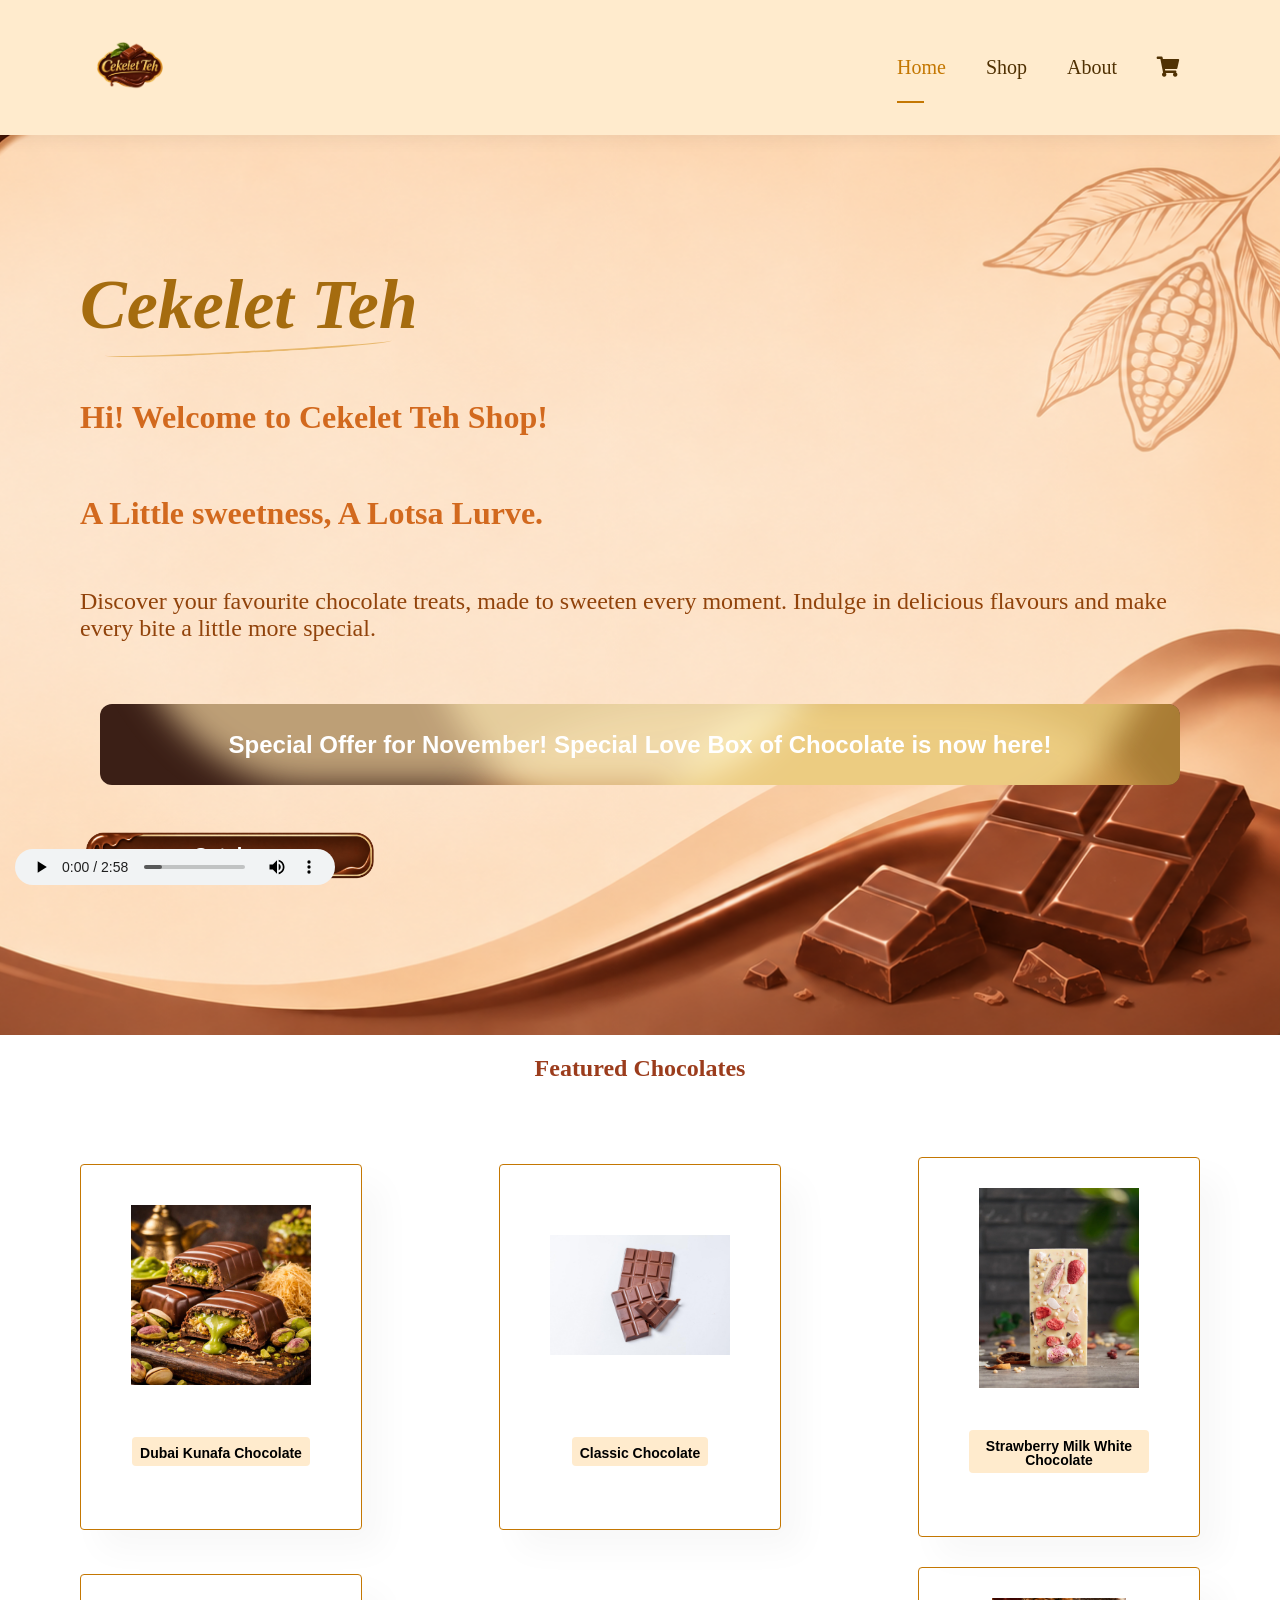
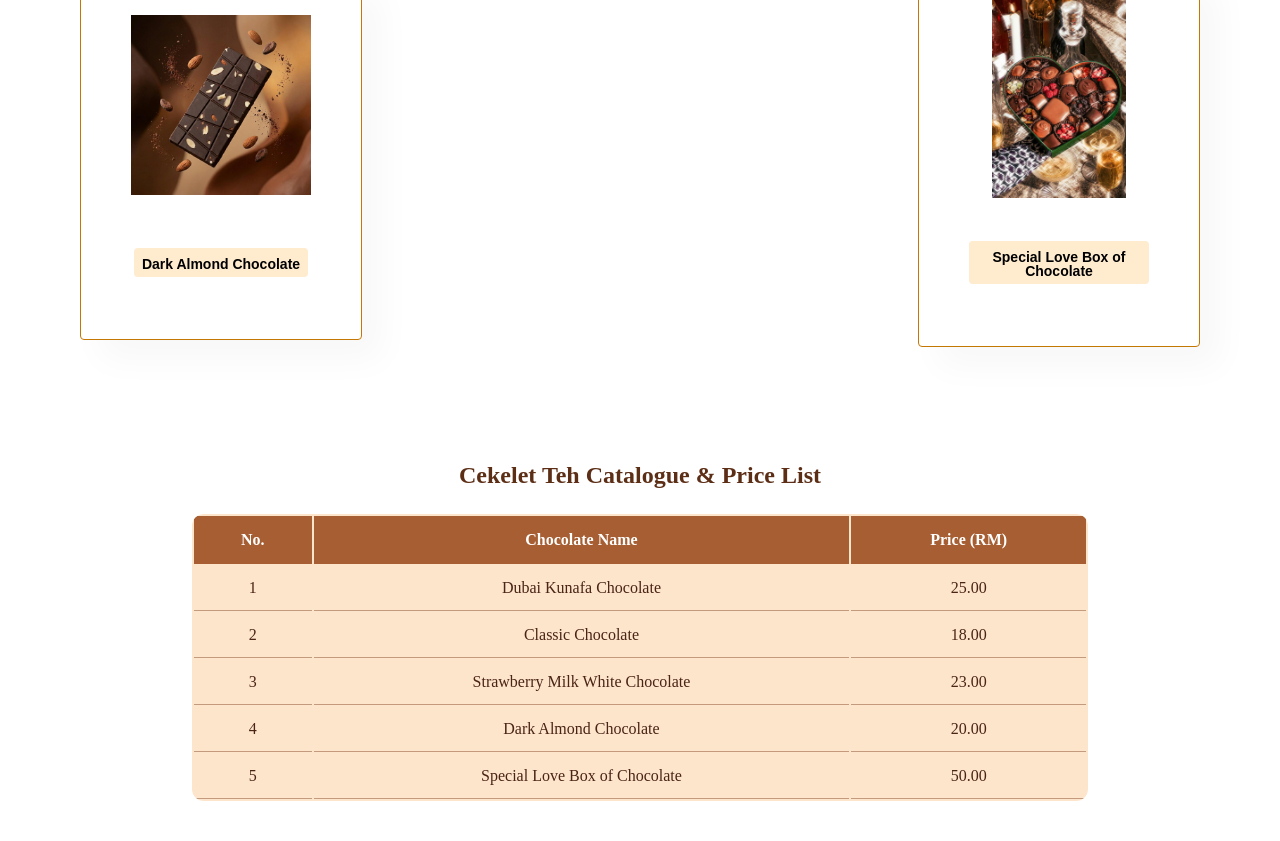
<file: Index.html>
<!DOCTYPE html>
<html lang="en">


<head>
    <meta charset="UTF-8">
    <meta http-equiv="X-UA-Compatible" content="IE-edge">
    <meta name="viewport" content="width=device-width, initial-scale=1.0">
    <title>My Chocolate Shop</title>
    <link rel="stylesheet" href="https://pro.fontawesome.com/releases/v5.10.0/css/all.css"/>
    <link rel="stylesheet" href="chocshopstyle.css">
</head>
<body>
<audio controls id="bgMusic" autoplay loop>
    <source src="audio/bgmusic.mp3" type="audio/mpeg">
</audio>

<script>
const music = document.getElementById("bgMusic");

document.addEventListener("click", function() {
    music.play();
}, { once: true });
</script>
    <section id="header">
        <a href="Index.html"><img src="img/logo.png" class ="logo" alt="Cekelet Teh"></a>

        <div>
            <ul id="navbar">
                <li><a class="active" href="Index.html"> Home </a></li>
                <li><a href="shop.html"> Shop </a></li>
                <li><a href="about.html"> About </a></li>
                <li><a href="cart.html"><i class="fa fa-shopping-cart"></i></a></li>
            </ul>
         </div>
    </section>
    <section id="hero">
        <h1 class="namabrand">Cekelet Teh</h1>
        <h2>Hi! Welcome to Cekelet Teh Shop!</h2>
        <h3>A Little sweetness, A Lotsa Lurve.</h3>
        <p class="walao">Discover your favourite chocolate treats, made to sweeten every moment. Indulge in delicious flavours and make every bite a little more special.</p><br>
        <div class="promo">
        <p class="animationpromo">Special Offer for November! 
        Special Love Box of Chocolate is now here!
        <span class="aurora">
            <span class="aurora__item"></span>
            <span class="aurora__item"></span>
            <span class="aurora__item"></span>
            <span class="aurora__item"></span>
        </span></p>
        </div>
        <a href="shop.html">
        <button>Catalog</button>
        </a>

    </section>
    <section id="tajuk">
        <div><h2>Featured Chocolates</h2></div>
    </section>
    <section id="feature" class="section-p1">
        
        <div class="fe-box">
        <img src="img/kunafa.jpeg" alt="">
        <h6>Dubai Kunafa Chocolate</h6>
        </div>
        <div class="fe-box">
        <img src="img/classic.jpeg" alt="">
        <h6>Classic Chocolate</h6>
        </div>
        <div class="fe-box">
        <img src="img/strawberry.jpeg" alt="">
        <h6>Strawberry Milk White Chocolate</h6>
        </div>
        <div class="fe-box">
        <img src="img/darkalmond.jpeg" alt="">
        <h6>Dark Almond Chocolate</h6>
        </div>
        <div class="fe-box">
        <img src="img/special choc.webp" alt="">
        <h6>Special Love Box of Chocolate</h6>
        </div>

    </section>

    <section id="price-list">
    <h2>Cekelet Teh Catalogue & Price List</h2>

    <table>
        <thead>
            <tr>
                <th>No.</th>
                <th>Chocolate Name</th>
                <th>Price (RM)</th>
            </tr>
        </thead>

        <tbody>
            <tr>
                <td>1</td>
                <td>Dubai Kunafa Chocolate</td>
                <td>25.00</td>
            </tr>

            <tr>
                <td>2</td>
                <td>Classic Chocolate</td>
                <td>18.00</td>
            </tr>

            <tr>
                <td>3</td>
                <td>Strawberry Milk White Chocolate</td>
                <td>23.00</td>
            </tr>

            <tr>
                <td>4</td>
                <td>Dark Almond Chocolate</td>
                <td>20.00</td>
            </tr>

            <tr>
                <td>5</td>
                <td>Special Love Box of Chocolate</td>
                <td>50.00</td>
            </tr>
        </tbody>
    </table>
</section>
 

    <script src="script.js"></script>
</body>
</html>
</file>
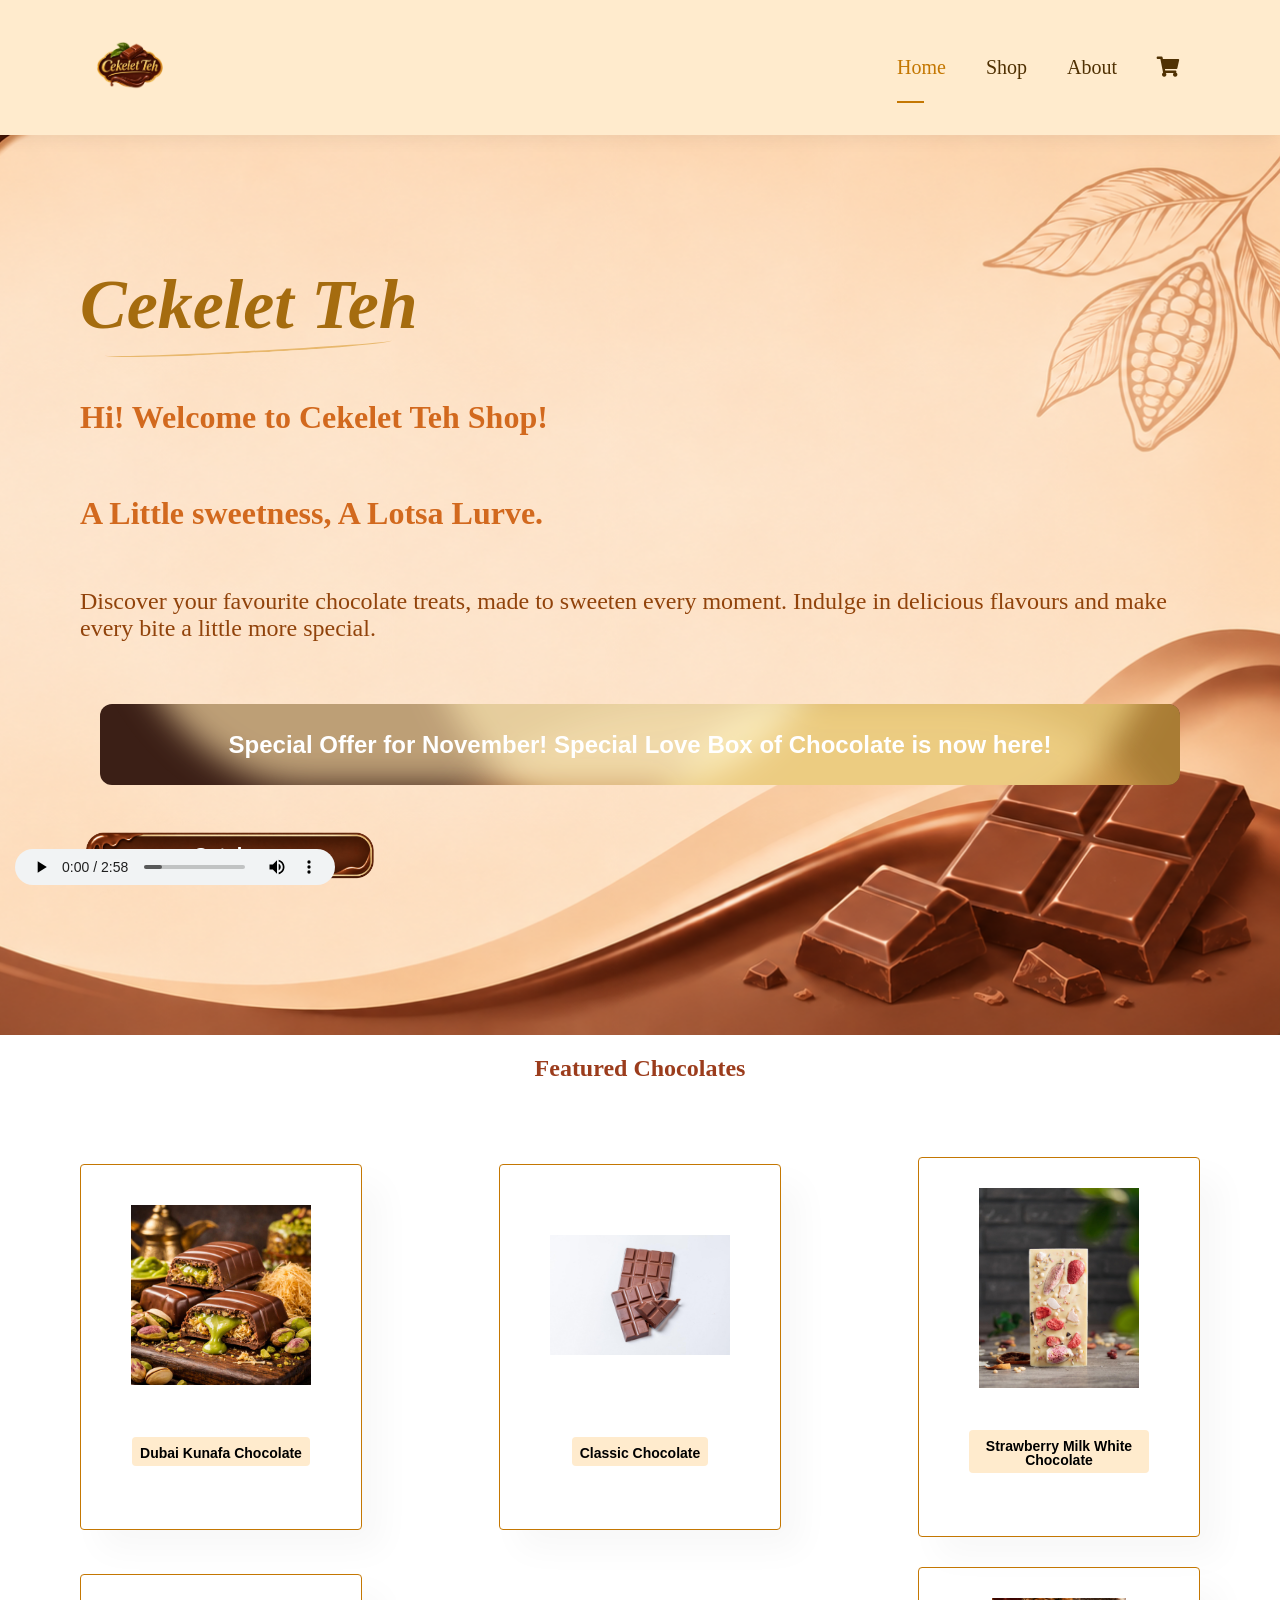
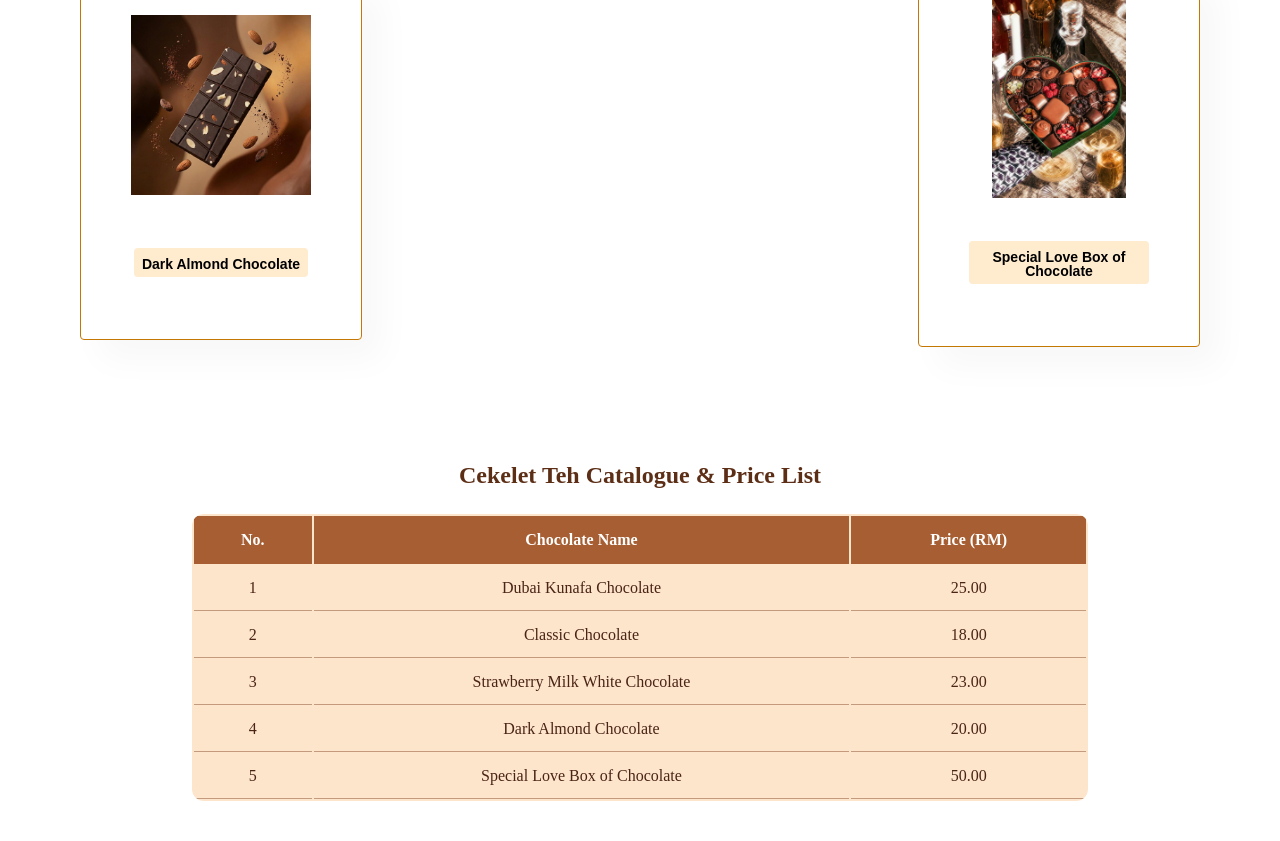
<file: index.html>
<!DOCTYPE html>
<html lang="en">


<head>
    <meta charset="UTF-8">
    <meta http-equiv="X-UA-Compatible" content="IE-edge">
    <meta name="viewport" content="width=device-width, initial-scale=1.0">
    <title>My Chocolate Shop</title>
    <link rel="stylesheet" href="https://pro.fontawesome.com/releases/v5.10.0/css/all.css"/>
    <link rel="stylesheet" href="chocshopstyle.css">
</head>
<body>
<audio controls id="bgMusic" autoplay loop>
    <source src="audio/bgmusic.mp3" type="audio/mpeg">
</audio>

<script>
const music = document.getElementById("bgMusic");

document.addEventListener("click", function() {
    music.play();
}, { once: true });
</script>
    <section id="header">
        <a href="index.html"><img src="img/logo.png" class ="logo" alt="Cekelet Teh"></a>

        <div>
            <ul id="navbar">
                <li><a class="active" href="index.html"> Home </a></li>
                <li><a href="shop.html"> Shop </a></li>
                <li><a href="about.html"> About </a></li>
                <li><a href="cart.html"><i class="fa fa-shopping-cart"></i></a></li>
            </ul>
         </div>
    </section>
    <section id="hero">
        <h1 class="namabrand">Cekelet Teh</h1>
        <h2>Hi! Welcome to Cekelet Teh Shop!</h2>
        <h3>A Little sweetness, A Lotsa Lurve.</h3>
        <p class="walao">Discover your favourite chocolate treats, made to sweeten every moment. Indulge in delicious flavours and make every bite a little more special.</p><br>
        <div class="promo">
        <p class="animationpromo">Special Offer for November! 
        Special Love Box of Chocolate is now here!
        <span class="aurora">
            <span class="aurora__item"></span>
            <span class="aurora__item"></span>
            <span class="aurora__item"></span>
            <span class="aurora__item"></span>
        </span></p>
        </div>
        <a href="shop.html">
        <button>Catalog</button>
        </a>

    </section>
    <section id="tajuk">
        <div><h2>Featured Chocolates</h2></div>
    </section>
    <section id="feature" class="section-p1">
        
        <div class="fe-box">
        <img src="img/kunafa.jpeg" alt="">
        <h6>Dubai Kunafa Chocolate</h6>
        </div>
        <div class="fe-box">
        <img src="img/classic.jpeg" alt="">
        <h6>Classic Chocolate</h6>
        </div>
        <div class="fe-box">
        <img src="img/strawberry.jpeg" alt="">
        <h6>Strawberry Milk White Chocolate</h6>
        </div>
        <div class="fe-box">
        <img src="img/darkalmond.jpeg" alt="">
        <h6>Dark Almond Chocolate</h6>
        </div>
        <div class="fe-box">
        <img src="img/special choc.webp" alt="">
        <h6>Special Love Box of Chocolate</h6>
        </div>

    </section>

    <section id="price-list">
    <h2>Cekelet Teh Catalogue & Price List</h2>

    <table>
        <thead>
            <tr>
                <th>No.</th>
                <th>Chocolate Name</th>
                <th>Price (RM)</th>
            </tr>
        </thead>

        <tbody>
            <tr>
                <td>1</td>
                <td>Dubai Kunafa Chocolate</td>
                <td>25.00</td>
            </tr>

            <tr>
                <td>2</td>
                <td>Classic Chocolate</td>
                <td>18.00</td>
            </tr>

            <tr>
                <td>3</td>
                <td>Strawberry Milk White Chocolate</td>
                <td>23.00</td>
            </tr>

            <tr>
                <td>4</td>
                <td>Dark Almond Chocolate</td>
                <td>20.00</td>
            </tr>

            <tr>
                <td>5</td>
                <td>Special Love Box of Chocolate</td>
                <td>50.00</td>
            </tr>
        </tbody>
    </table>
</section>
 

    <script src="script.js"></script>
</body>
</html>
</file>
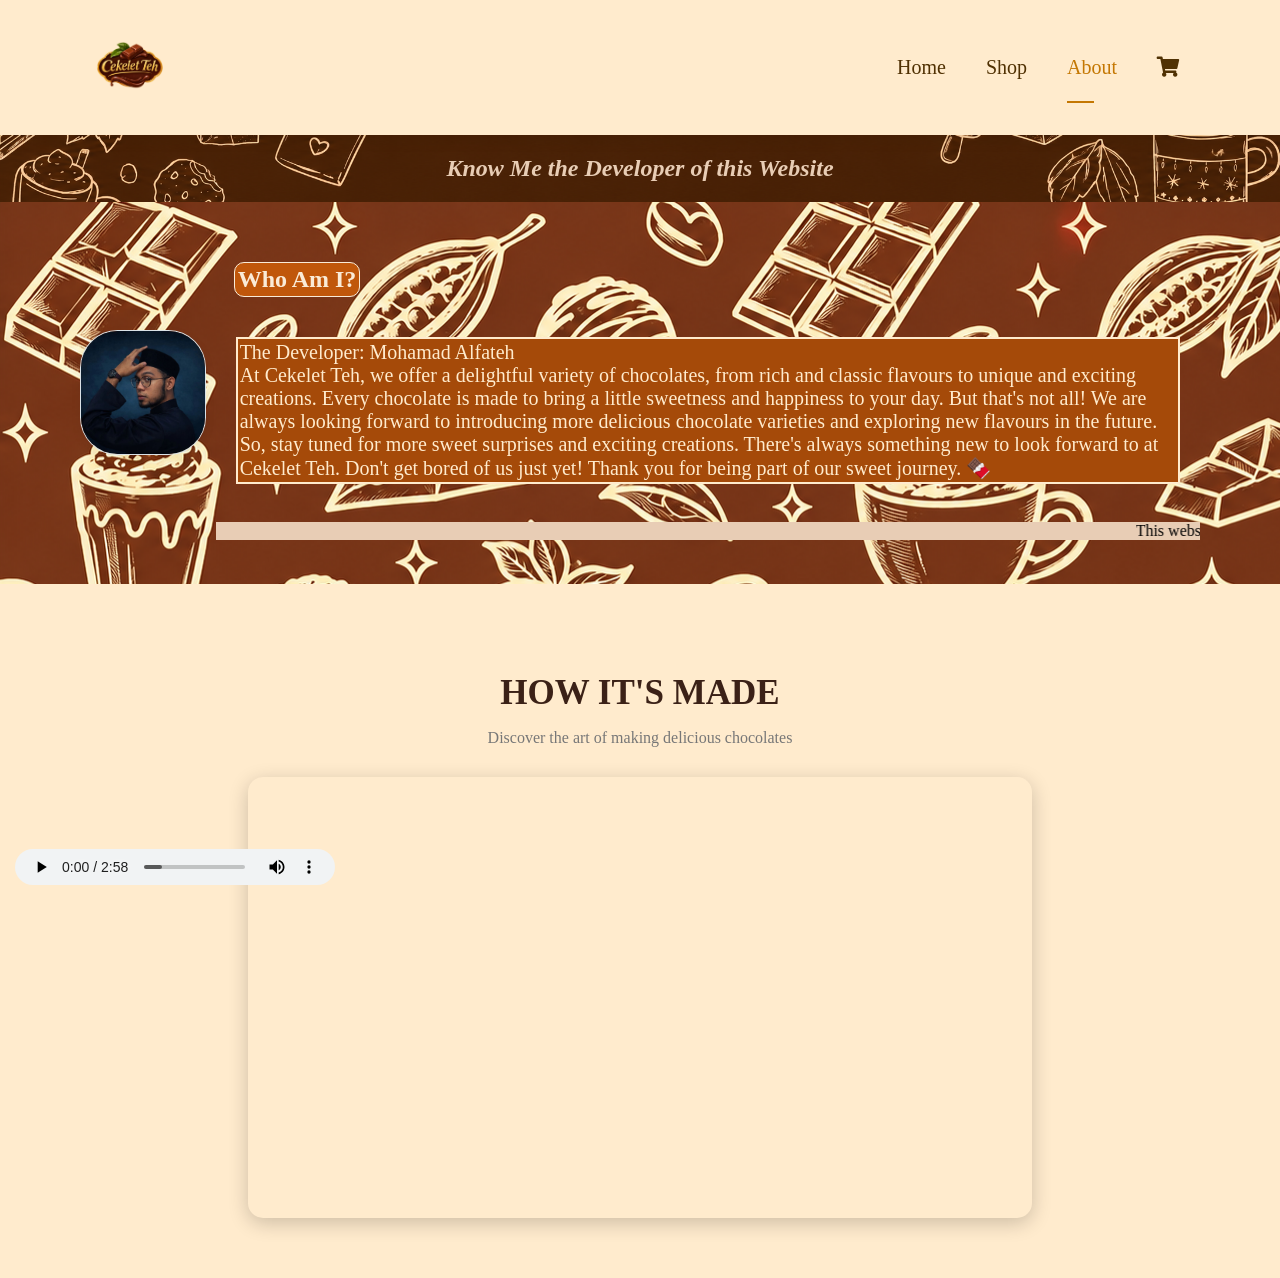
<file: about.html>
<!DOCTYPE html>
<html lang="en">


<head>
    <meta charset="UTF-8">
    <meta http-equiv="X-UA-Compatible" content="IE-edge">
    <meta name="viewport" content="width=device-width, initial-scale=1.0">
    <title>My Chocolate Shop</title>
    <link rel="stylesheet" href="https://pro.fontawesome.com/releases/v5.10.0/css/all.css"/>
    <link rel="stylesheet" href="chocshopstyle.css">
</head>
<body>
<audio controls id="bgMusic" autoplay loop>
    <source src="audio/bgmusic.mp3" type="audio/mpeg">
</audio>

<script>
const music = document.getElementById("bgMusic");

document.addEventListener("click", function() {
    music.play();
}, { once: true });
</script>
    <section id="header">
       <a href="index.html"><img src="img/logo.png" class ="logo" alt="Cekelet Teh"></a>
        <div>
            <ul id="navbar">
                <li><a href="index.html"> Home </a></li>
                <li><a href="shop.html"> Shop </a></li>
                <li><a class="active" href="about.html"> About </a></li>
                <li><a href="cart.html"><i class="fa fa-shopping-cart"></i></a></li>
            </ul>
        </div>
    </section>

    <section id="page-header" class="about-header">
        <h2 style="color: #E8CDB5; font-style: italic; 
        text-align: center; align-self: center;">
            Know Me the Developer of this Website</h2>
    </section>
    <section id="about-head" class="section-p1">
    <img src="img/about/aku.jpg" alt=""> 
    <div>
    <h2 style="color: antiquewhite; border: 1px solid; display: inline-block;
    background-color: rgb(192, 87, 11); margin-left: 18px;
    border-radius: 10px; padding: 3px;">Who Am I?</h2>
    <p style="color: blanchedalmond; border: 2px solid; background-color:rgb(165, 74, 9) ;
    font-family: 'Cormorant Garamond', sans-serif serif;
    margin: 20px; padding: 2px;
    font-size: 20px;">
        The Developer: Mohamad Alfateh <br>

        At Cekelet Teh, we offer a delightful variety of chocolates, from rich and classic flavours to unique and exciting creations. Every chocolate is made to bring a little sweetness and happiness to your day.
        But that's not all! We are always looking forward to introducing more delicious chocolate varieties and exploring new flavours in the future. So, stay tuned for more sweet surprises and exciting creations.
        There's always something new to look forward to at Cekelet Teh. Don't get bored of us just yet! Thank you for being part of our sweet journey. 🍫
    </p>
    <br>
    <marquee bgcolor="#E8CDB5" loop="-1" scrollamount="5" width="100%" >
    This website is for assignment purpose only. No copyright intended by the owner</marquee>
    </div>
    </section>

    <section id="video" class="section-p1">

    <h2>HOW IT'S MADE</h2>
    <p>Discover the art of making delicious chocolates</p>

    <div class="video-container">
        <iframe 
            src="https://www.youtube.com/embed/DISjdfkSjc8"
            title="How It's Made"
            allowfullscreen>
            
        </iframe>
    </div>

</section>
</file>
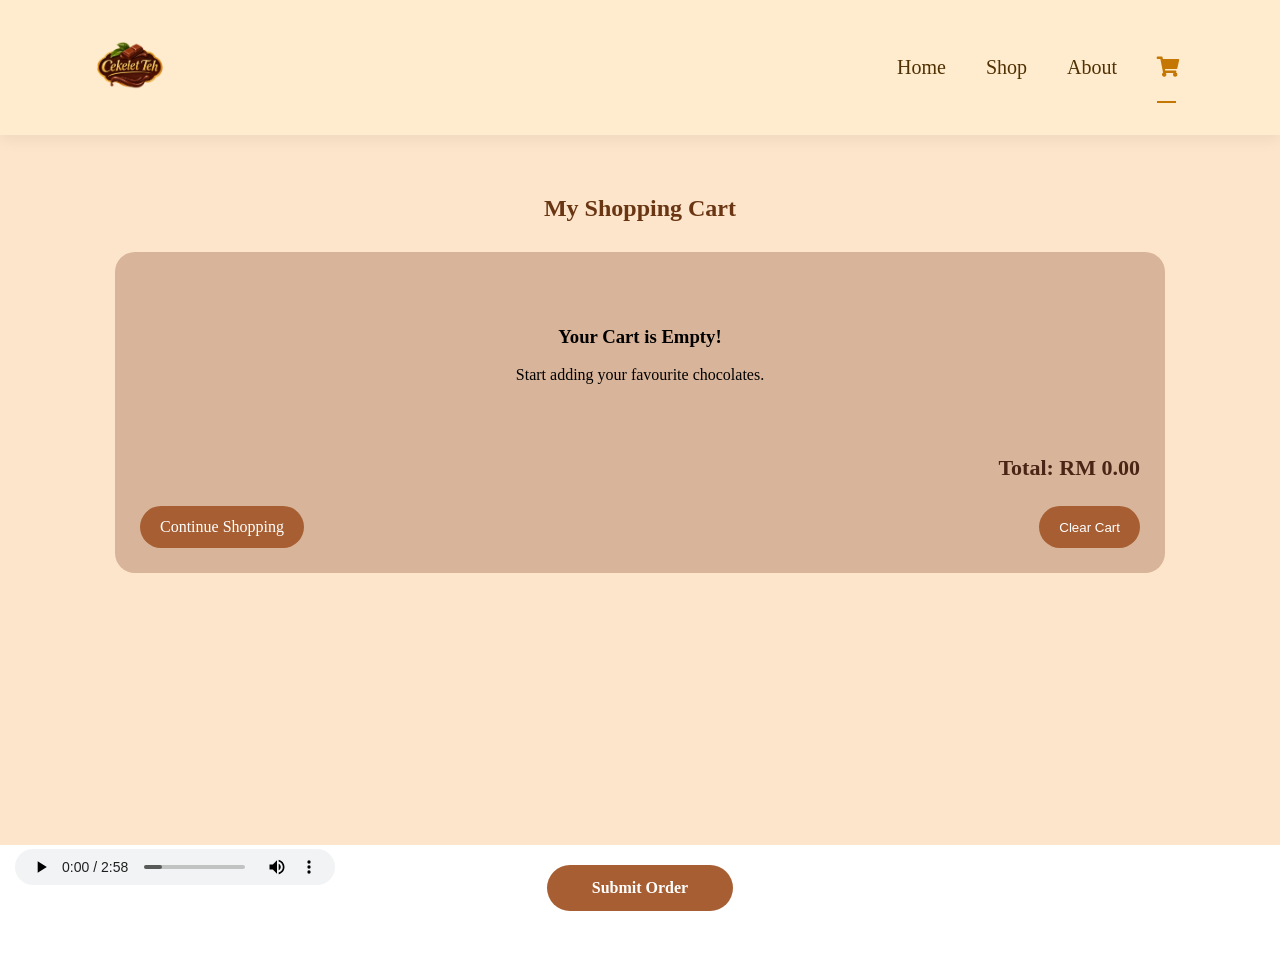
<file: cart.html>
<!DOCTYPE html>
<html lang="en">

<head>
    <meta charset="UTF-8">
    <meta http-equiv="X-UA-Compatible" content="IE=edge">
    <meta name="viewport" content="width=device-width, initial-scale=1.0">

    <title>Cekelet Teh | My Cart</title>

    <link rel="stylesheet" href="https://pro.fontawesome.com/releases/v5.10.0/css/all.css"/>
    <link rel="stylesheet" href="chocshopstyle.css">

    <style>
        #cart-page {
            padding: 40px 80px;
            min-height: 70vh;
            background: #FDE5CB;
        }

        #cart-page h2 {
            text-align: center;
            color: #693512;
            margin-bottom: 30px;
        }

        #cart-page .cart-container {
            max-width: 1000px;
            margin: auto;
            background: #D8B49A;
            padding: 25px;
            border-radius: 20px;
        }

        .cart-item {
            display: flex;
            justify-content: space-between;
            align-items: center;
            gap: 15px;
            padding: 20px 10px;
            border-bottom: 1px solid #A65E32;
        }

        .cart-item h4 {
            color: #4A2415;
            margin: 0 0 8px;
        }

        .cart-item p {
            margin: 5px 0;
        }

        .cart-quantity {
            display: flex;
            align-items: center;
            gap: 8px;
        }

        .cart-quantity button,
        .remove-btn {
            background: #A65E32;
            color: white;
            border: none;
            border-radius: 20px;
            padding: 8px 12px;
            cursor: pointer;
        }

        .cart-quantity input {
            width: 45px;
            padding: 7px;
            text-align: center;
        }

        .remove-btn {
            background: #693512;
        }

        .cart-total {
            text-align: right;
            font-size: 22px;
            font-weight: bold;
            margin-top: 25px;
            color: #4A2415;
        }

        .cart-actions {
            display: flex;
            justify-content: space-between;
            margin-top: 25px;
        }

        .cart-actions a,
        .cart-actions button {
            background: #A65E32;
            color: white;
            border: none;
            padding: 12px 20px;
            border-radius: 25px;
            text-decoration: none;
            cursor: pointer;
        }

        .empty-cart {
            text-align: center;
            padding: 30px;
        }

        @media (max-width: 600px) {
            #cart-page {
                padding: 30px 15px;
            }

            .cart-item {
                flex-wrap: wrap;
            }
        }
    </style>
</head>

<body>

    <audio controls id="bgMusic" autoplay loop>
        <source src="audio/bgmusic.mp3" type="audio/mpeg">
    </audio>

    <script>
        const music = document.getElementById("bgMusic");

        document.addEventListener("click", function() {
            music.play();
        }, { once: true });
    </script>

    
    <section id="header">

        <a href="index.html">
            <img src="img/logo.png" class="logo" alt="Cekelet Teh">
        </a>

        <div>
            <ul id="navbar">
                <li><a href="index.html">Home</a></li>
                <li><a href="shop.html">Shop</a></li>
                <li><a href="about.html">About</a></li>
                <li>
                    <a class="active" href="cart.html">
                        <i class="fa fa-shopping-cart"></i>
                    </a>
                </li>
            </ul>
        </div>

    </section>

    <section id="cart-page">

        <h2>My Shopping Cart</h2>

        <div class="cart-container">

            <div id="cart-items"></div>

            <div class="cart-total">
                Total: RM <span id="total">0.00</span>
            </div>

            <div class="cart-actions">
                <a href="shop.html">Continue Shopping</a>
                <button onclick="clearCart()">Clear Cart</button>
            </div>

        </div>

    </section>
    <section id="submit-order">
    <a href="form.html" target="_blank" class="submit-button">Submit Order</a>
</section>
    <script>

        function displayCart() {

            let cart = JSON.parse(localStorage.getItem("cart")) || [];

            const cartItems = document.getElementById("cart-items");
            const totalDisplay = document.getElementById("total");

            cartItems.innerHTML = "";

            let total = 0;

            if (cart.length === 0) {

                cartItems.innerHTML = `
                    <div class="empty-cart">
                        <h3>Your Cart is Empty!</h3>
                        <p>Start adding your favourite chocolates.</p>
                    </div>
                `;

                totalDisplay.textContent = "0.00";
                return;
            }

            cart.forEach((item, index) => {

                const subtotal = item.price * item.quantity;

                total += subtotal;

                cartItems.innerHTML += `
                    <div class="cart-item">

                        <div>
                            <h4>${item.name}</h4>
                            <p>Price: RM ${item.price.toFixed(2)}</p>
                            <p>Subtotal: RM ${subtotal.toFixed(2)}</p>
                        </div>

                        <div class="cart-quantity">

                            <button onclick="changeQuantity(${index}, -1)">-</button>

                            <input type="number"
                                value="${item.quantity}"
                                min="1"
                                onchange="updateQuantity(${index}, this.value)">

                            <button onclick="changeQuantity(${index}, 1)">+</button>

                        </div>

                        <button class="remove-btn"
                            onclick="removeItem(${index})">
                            Remove
                        </button>

                    </div>
                `;
            });

            totalDisplay.textContent = total.toFixed(2);
        }


        function changeQuantity(index, amount) {

            let cart = JSON.parse(localStorage.getItem("cart")) || [];

            cart[index].quantity += amount;

            if (cart[index].quantity < 1) {
                cart[index].quantity = 1;
            }

            localStorage.setItem("cart", JSON.stringify(cart));

            displayCart();
        }


        function updateQuantity(index, value) {

            let cart = JSON.parse(localStorage.getItem("cart")) || [];

            cart[index].quantity = Math.max(1, parseInt(value) || 1);

            localStorage.setItem("cart", JSON.stringify(cart));

            displayCart();
        }


        function removeItem(index) {

            let cart = JSON.parse(localStorage.getItem("cart")) || [];

            cart.splice(index, 1);

            localStorage.setItem("cart", JSON.stringify(cart));

            displayCart();
        }


        function clearCart() {

            localStorage.removeItem("cart");

            displayCart();
        }


        displayCart();

    </script>

</body>
</html>
</file>
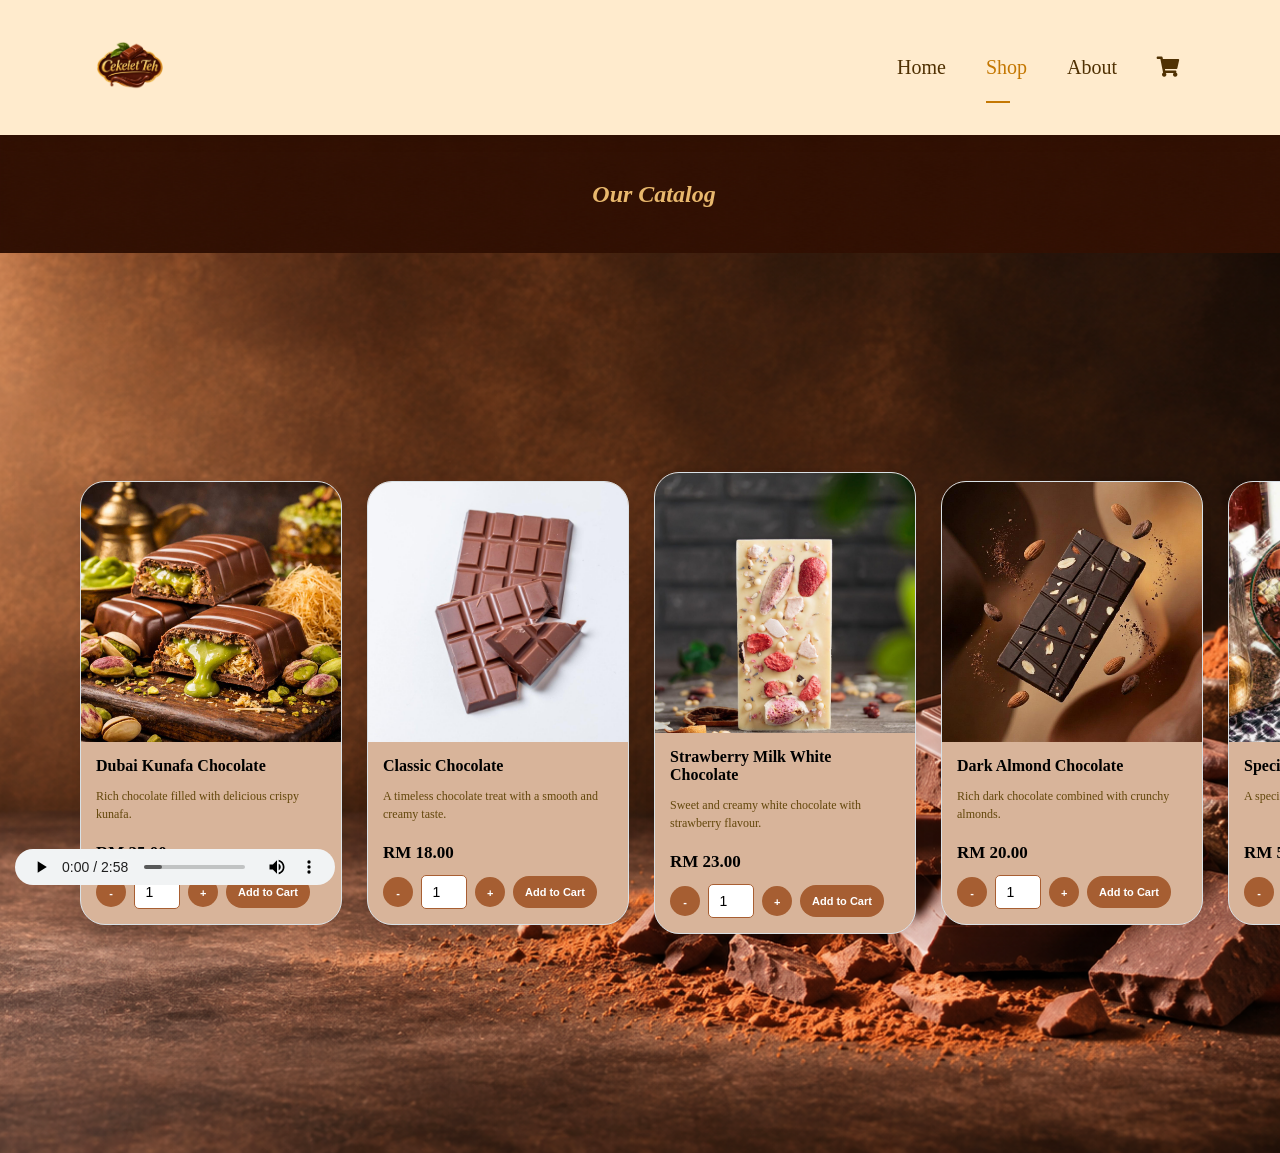
<file: shop.html>
<!DOCTYPE html>
<html lang="en">


<head>
    <meta charset="UTF-8">
    <meta http-equiv="X-UA-Compatible" content="IE-edge">
    <meta name="viewport" content="width=device-width, initial-scale=1.0">
    <title>My Chocolate Shop</title>
    <link rel="stylesheet" href="https://pro.fontawesome.com/releases/v5.10.0/css/all.css"/>
    <link rel="stylesheet" href="chocshopstyle.css">
</head>
<body>
<audio controls id="bgMusic" autoplay loop>
    <source src="audio/bgmusic.mp3" type="audio/mpeg">
</audio>

<script>
const music = document.getElementById("bgMusic");

document.addEventListener("click", function() {
    music.play();
}, { once: true });
</script>
    <section id="header">
        <a href="index.html"><img src="img/logo.png" class ="logo" alt="Cekelet Teh"></a>
        <div>
            <ul id="navbar">
                <li><a href="index.html"> Home </a></li>
                <li><a class="active" href="shop.html"> Shop </a></li>
                <li><a href="about.html"> About </a></li>
                <li><a href="cart.html"> <i class="fa fa-shopping-cart"> </i></a></li>
            </ul>
         </div>
    </section>
    <section id="headerpage">
 <h2 style="color: #e8b86d; font-style: italic;">Our Catalog</h2>
    </section>
    <section id="katalug" class="catalog">

    <div class="card">
        <img src="img/kunafa.jpeg" alt="Dubai Kunafa Chocolate">
        <div class="details">
            <h6>Dubai Kunafa Chocolate</h6>
            <p class="description">Rich chocolate filled with delicious crispy kunafa.</p>
            <div class="bottom">
                <h5>RM 25.00</h5>
                <div class="quantity">
                    <button type="button" class="quantity-button minus">-</button>
                    <input type="number" value="1" min="1" class="qty-input">
                    <button type="button" class="quantity-button plus">+</button>
                    <button type="button" class="add-to-cart">
                     Add to Cart
                    </button>
                </div> 
                
            </div>
        </div>
    </div>

    <div class="card">
        <img src="img/classic.jpeg" alt="Classic Chocolate">
        <div class="details">
            <h6>Classic Chocolate</h6>
            <p class="description">A timeless chocolate treat with a smooth and creamy taste.</p>
            <div class="bottom">
                <h5>RM 18.00</h5>
                <div class="quantity">
                    <button type="button" class="quantity-button minus">-</button>
                    <input type="number" value="1" min="1" class="qty-input">
                    <button type="button" class="quantity-button plus">+</button>
                    <button type="button" class="add-to-cart">
                    Add to Cart
                    </button>
                </div> 
            </div>
        </div>
    </div>

    <div class="card">
        <img src="img/strawberry.jpeg" alt="Strawberry Milk White Chocolate">
        <div class="details">
            <h6>Strawberry Milk White Chocolate</h6>
            <p class="description">Sweet and creamy white chocolate with strawberry flavour.</p>
            <div class="bottom">
                <h5>RM 23.00</h5>
                <div class="quantity">
                    <button type="button" class="quantity-button minus">-</button>
                    <input type="number" value="1" min="1" class="qty-input">
                    <button type="button" class="quantity-button plus">+</button>
                    <button type="button" class="add-to-cart">
                    Add to Cart
                    </button>
                </div> 
            </div>
        </div>
    </div>

    <div class="card">
        <img src="img/darkalmond.jpeg" alt="Dark Almond Chocolate">
        <div class="details">
            <h6>Dark Almond Chocolate</h6>
            <p class="description">Rich dark chocolate combined with crunchy almonds.</p>
            <div class="bottom">
                <h5>RM 20.00</h5>
                <div class="quantity">
                    <button type="button" class="quantity-button minus">-</button>
                    <input type="number" value="1" min="1" class="qty-input">
                    <button type="button" class="quantity-button plus">+</button>
                    <button type="button" class="add-to-cart">
                    Add to Cart
                    </button>
                </div> 
            </div>
        </div>
    </div>

    <div class="card">
        <img src="img/special choc.webp" alt="Special Love Box of Chocolate">
        <div class="details">
            <h6>Special Love Box of Chocolate</h6>
            <p class="description">A special chocolate gift box made with love.</p>
            <div class="bottom">
                <h5>RM 50.00</h5>
                <div class="quantity">
                    <button type="button" class="quantity-button minus">-</button>
                    <input type="number" value="1" min="1" class="qty-input">
                    <button type="button" class="quantity-button plus">+</button>
                    <button type="button" class="add-to-cart">
                    Add to Cart
                    </button>
                </div> 
            </div>
        </div>
    </div>

</section>
 

    <script src="script.js"></script>
    

<script>
document.querySelectorAll(".add-to-cart").forEach(button => {

    button.addEventListener("click", function() {

        const card = button.closest(".card");

        const name = card.querySelector("h6").textContent;
        const priceText = card.querySelector("h5").textContent;
        const price = parseFloat(priceText.replace("RM", "").trim());

        const quantityInput = card.querySelector(".qty-input");
        const quantity = Math.max(1, parseInt(quantityInput.value) || 1);

        let cart = JSON.parse(localStorage.getItem("cart")) || [];

        const existingProduct = cart.find(item => item.name === name);

        if (existingProduct) {
            existingProduct.quantity += quantity;
        } else {
            cart.push({
                name: name,
                price: price,
                quantity: quantity
            });
        }

        localStorage.setItem("cart", JSON.stringify(cart));

        alert(name + " added to cart!");

    });

});
</script>

</body>
</html>
</body>
</html>
</file>
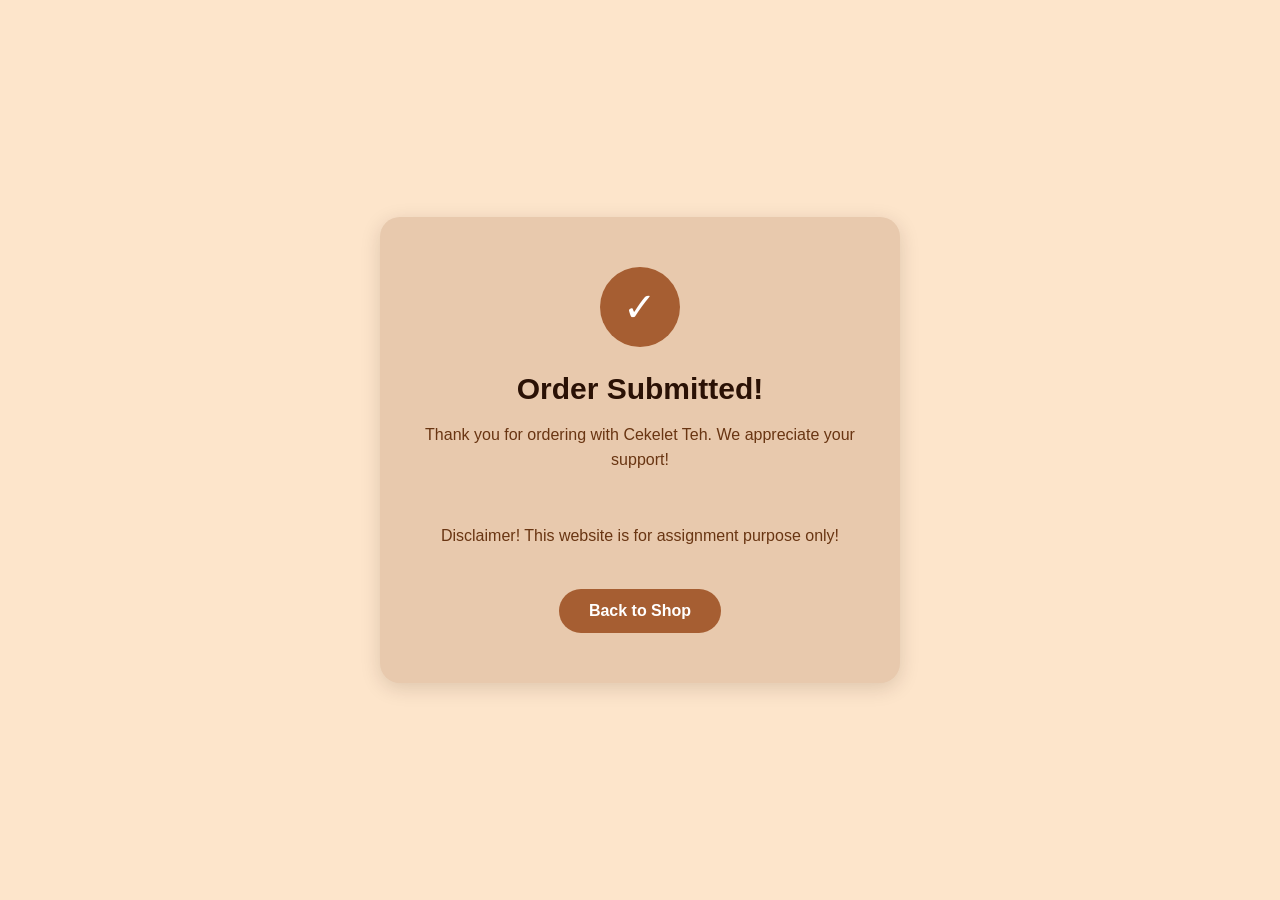
<file: success.html>
<!DOCTYPE html>
<html lang="en">
<head>
    <meta charset="UTF-8">
    <meta name="viewport" content="width=device-width, initial-scale=1.0">

    <title>Order Submitted | Cekelet Teh</title>

    <style>
        body {
            background-color: #FDE5CB;
            font-family: Arial, sans-serif;
            margin: 0;
            min-height: 100vh;

            display: flex;
            justify-content: center;
            align-items: center;
        }

        .success-container {
            background-color: #E8C9AD;
            width: 450px;
            padding: 50px 35px;
            text-align: center;
            border-radius: 20px;
            box-shadow: 0 5px 20px rgba(42, 17, 5, 0.15);
        }

        .check-icon {
            width: 80px;
            height: 80px;
            background-color: #A65E32;
            color: white;
            border-radius: 50%;

            display: flex;
            justify-content: center;
            align-items: center;

            font-size: 40px;
            margin: 0 auto 25px;
        }

        h1 {
            color: #2A1105;
            font-size: 30px;
            margin-bottom: 15px;
        }

        p {
            color: #693512;
            font-size: 16px;
            line-height: 1.6;
        }

        .back-button {
            display: inline-block;
            margin-top: 25px;
            padding: 13px 30px;

            background-color: #A65E32;
            color: white;

            text-decoration: none;
            border-radius: 25px;
            font-weight: bold;
            transition: 0.3s;
        }

        .back-button:hover {
            background-color: #2A1105;
        }
    </style>
</head>

<body>

    <div class="success-container">

        <div class="check-icon">
            &#10003;
        </div>

        <h1>Order Submitted!</h1>

        <p>
            Thank you for ordering with Cekelet Teh.
            We appreciate your support!
        </p>
        <br>
        <p>
        Disclaimer! This website is for 
        assignment purpose only!
        </p>

        <a href="shop.html" class="back-button">
            Back to Shop
        </a>

    </div>

</body>
</html>
</file>
<file: chocshopstyle.css>
body{
    margin: 0;
    padding: 0;
    width: 100%;
}

.logo {
    width: 100px;
    height: auto;
}

#header{
    display: flex;
    align-items: center;
    justify-content: space-between;
    width: 100%;
    box-sizing: border-box;
    padding: 20px 80px;
    background-color: blanchedalmond;
    box-shadow: 0px 5px 15px rgba(0, 0, 0,0.06);
    z-index: 999;
    position: sticky;
    top: 0;
    left: 0;
}

#navbar{
    display: flex;
    align-items: center;
    justify-items: center;
}

#navbar li {
    list-style: none;
    padding: 20px 20px;
    position: relative;
}

#navbar li a{
    text-decoration: none;
    font-size: 20px;
    font-weight: 500;
    color: rgb(80, 49, 3);
    transition: 0.03s ease-in-out;
}
#navbar li a:hover{
    color: rgb(196, 119, 2);
}
#navbar li a.active{ 
    color: rgb(196, 119, 2);
}

#navbar li a.active::after,
#navbar li a:hover::after{
    content: "";
    width: 30%;
    height: 2px;
    background: rgb(196, 119, 2);
    position: absolute;
    bottom: -4px;
    left: 20px;
}

#hero {
    background-image:url("img/bgmychocshop.png");
    height: 100vh;
    width: 100%;
    background-size: cover;
    background-position: top 25% right 0;
    padding: 0 80px;
    display: flex;
    flex-direction: column;
    align-items: flex-start;
    justify-content: center;
    box-sizing: border-box;
}
#hero .namabrand {
    font-family: 'Cormorant Garamond', serif;
    font-style: italic;
    font-size: 70px;
    color: #a56c0f;
    margin: 0 0 20px;
    width: fit-content;
    position: relative;
}

#hero .namabrand::after {
    content: "";
    display: block;
    width: 85%;
    height: 8px;
    border-bottom: 2px solid #e8b86d;
    border-radius: 50%;
    margin: -2px auto 0;
    transform: rotate(-3deg);
}
#hero h2{
    font-size: xx-large;
    color:chocolate;
}
#hero h3{
    font-size: xx-large;
    color: chocolate;
}
#hero .walao{
    color: rgb(145, 67, 11);
}
#hero p{
    font-size: x-large;
}
#hero button {
    background-image: url("img/bgbutton.png");
    background-size: 100% 100%;
    background-repeat: no-repeat;
    background-position: center;
    background-color: transparent;
    border: none;
    width: 300px;
    height: 100px;
    color: white;
    font-size: 20px;
    font-weight: 700;
    cursor: pointer;
}
#hero button {
    transition: all 0.3s ease;
    cursor: pointer;
}

#hero button:hover {
    transform: translateY(-5px) scale(1.05);
    filter: brightness(1.15);
    box-shadow: 0 8px 18px rgba(74, 36, 21, 0.3);
}
#hero button:active {
    transform: scale(0.95);
}
.section-p1{
    padding: 40px 80px;
}
.section-p1 img {
    display: block;
    width: 200px;
    height: 200px;
    object-fit: contain;
    margin: 0 auto;
}

#feature .fe-box {
    width: 180px;
    text-align: center;
    padding: 30px 50px ;
    box-shadow: 20px 20px 34px rgba(0, 0, 0,0.03);
    border: 1px solid rgb(196, 119, 2);
    border-radius: 4px;
    margin: 15px 0;
}
#feature .fe-box img{
    width: 100%;
    margin-bottom: 10px;
}
#feature .fe-box:hover{
    box-shadow: 20px 20px 54px rgba(0, 0, 0,0.1);
}

#feature .fe-box h6{
    display: inline-block;
    padding: 9px 8px 6px 8px;
    line-height: 1;
    border-radius: 4px;
    font-size: 14px;
    background-color: blanchedalmond;
    font-family: 'Lucida Sans', 'Lucida Sans Regular', 'Lucida Grande', 'Lucida Sans Unicode', Geneva, Verdana, sans-serif; 
}

#feature {
    display: flex;
    align-items: center;
    justify-content: space-between;
    flex-wrap: wrap;
}

#feature .fe-box h6:hover{
    box-shadow: 5px 5px 5px rgba(0, 0, 0,0.1);
}

#tajuk {
    text-align: center;
    color:#9b3c1c;
}
@import url("https://fonts.googleapis.com/css2?family=Inter:wght@400;800&display=swap");

.promo {
    --bg: #3b1f16;
    --clr-1: #d9a441;
    --clr-2: #f5d6a0;
    --clr-3: #a65e32;
    --clr-4: #e8b86d;
    --blur: 1rem;

    width: 100%;
    padding: 20px;
    text-align: center;
    box-sizing: border-box;
}

.promo .animationpromo {
    font-family: "Inter", Arial, sans-serif;
    font-size: clamp(1.5rem, 4vw, 3rem);
    font-weight: 800;
    line-height: 1.3;
    position: relative;
    overflow: hidden;
    isolation: isolate;
    background: var(--bg);
    color: #fff;
    padding: 25px 15px;
    margin: 0;
    border-radius: 12px;
}

.promo .aurora {
    position: absolute;
    inset: 0;
    z-index: -1;
    pointer-events: none;
}

.promo .aurora__item {
    position: absolute;
    width: 60vw;
    height: 60vw;
    background-color: var(--clr-1);
    border-radius: 37% 29% 27% 27% / 28% 25% 41% 37%;
    filter: blur(var(--blur));
    mix-blend-mode: screen;
    opacity: .7;
}

.promo .aurora__item:nth-child(1) {
    top: -50%;
    animation: aurora-border 6s ease-in-out infinite,
               aurora-1 12s ease-in-out infinite alternate;
}

.promo .aurora__item:nth-child(2) {
    background-color: var(--clr-3);
    right: 0;
    top: 0;
    animation: aurora-border 6s ease-in-out infinite,
               aurora-2 12s ease-in-out infinite alternate;
}

.promo .aurora__item:nth-child(3) {
    background-color: var(--clr-2);
    left: 0;
    bottom: 0;
    animation: aurora-border 6s ease-in-out infinite,
               aurora-3 8s ease-in-out infinite alternate;
}

.promo .aurora__item:nth-child(4) {
    background-color: var(--clr-4);
    right: 0;
    bottom: -50%;
    animation: aurora-border 6s ease-in-out infinite,
               aurora-4 24s ease-in-out infinite alternate;
}

@keyframes aurora-1 {
    0% { top: 0; right: 0; }
    50% { top: 100%; right: 75%; }
    75% { top: 100%; right: 25%; }
    100% { top: 0; right: 0; }
}

@keyframes aurora-2 {
    0% { top: -50%; left: 0%; }
    60% { top: 100%; left: 75%; }
    85% { top: 100%; left: 25%; }
    100% { top: -50%; left: 0%; }
}

@keyframes aurora-3 {
    0% { bottom: 0; left: 0; }
    40% { bottom: 100%; left: 75%; }
    65% { bottom: 40%; left: 50%; }
    100% { bottom: 0; left: 0; }
}

@keyframes aurora-4 {
    0% { bottom: -50%; right: 0; }
    50% { bottom: 0%; right: 40%; }
    90% { bottom: 50%; right: 25%; }
    100% { bottom: -50%; right: 0; }
}

@keyframes aurora-border {
    0% {
        border-radius: 37% 29% 27% 27% / 28% 25% 41% 37%;
    }
    25% {
        border-radius: 47% 29% 39% 49% / 61% 19% 66% 26%;
    }
    50% {
        border-radius: 57% 23% 47% 72% / 63% 17% 66% 33%;
    }
    75% {
        border-radius: 28% 49% 29% 100% / 93% 20% 64% 25%;
    }
    100% {
        border-radius: 37% 29% 27% 27% / 28% 25% 41% 37%;
    }
}
#price-list {
    padding: 40px 80px;
    text-align: center;
}

#price-list h2 {
    color: #5c2e16;
    margin-bottom: 25px;
}

#price-list table {
    width: 80%;
    margin: auto;
    border-collapse:separate;
    background: #FDE5CB;
    border-radius: 12px;
    overflow: hidden;
}

#price-list th {
    background: #A65E32;
    color: white;
    padding: 15px;
}

#price-list td {
    padding: 13px;
    border-bottom: 1px solid #c49a7e;
    color: #4a2415;
}

#price-list tr:hover {
    background: #E8CDB5;
}
#headerpage{
    background-image: url("img/banner.png");
    width: 100%;
    height: 10vh;
    background-size: cover;
    display: flex;
    justify-content: center;
    text-align: center;
    flex-direction: column;
    padding: 14px;
}
.catalog {
    display: flex;
    flex-wrap: wrap;
    gap: 25px;
    padding: 40px 80px;
}

.catalog .card {
    width: 260px;
    background: #D8B49A;
    border: 1px solid #d9e1e6;
    border-radius: 25px;
    overflow: hidden;
    box-shadow: 0 4px 12px rgba(0, 0, 0, 0.05);
}
.catalog .card {
    transition: all 0.3s ease;
    cursor: pointer;
}

.catalog .card:hover {
    transform: translateY(-10px);
    box-shadow: 0 12px 25px rgba(74, 36, 21, 0.2);
    border: 1px solid #A65E32;
}
.catalog .card img {
    width: 100%;
    height: 260px;
    object-fit: cover;
    display: block;
}

.catalog .details {
    padding: 15px;
}

.catalog .details h6 {
    font-size: 16px;
    color: #000000;
    margin: 0 0 12px;
}

.catalog .description {
    font-size: 12px;
    color: #63470b;
    line-height: 1.5;
    min-height: 36px;
}

.catalog .details a {
    font-size: 12px;
    color: #1685d1;
    font-weight: bold;
}

.catalog .bottom {
    display: flex;
    flex-direction: column;
    align-items: stretch;
    margin-top: 20px;
    gap: 12px;
}

.catalog .bottom h5 {
    font-size: 17px;
    color: #000000;
    margin: 0;
}

.catalog .bottom button {
    background: #a65e32;
    color: white;
    border: none;
    border-radius: 25px;
    padding: 10px 12px;
    font-size: 11px;
    font-weight: bold;
    cursor: pointer;
}   
#katalug {
    background-image:url("img/shopbg.jpg");
    height: 100vh;
    width: 100%;
    background-size: cover;
    background-position: top 25% right 0;
    padding: 0 80px;
    display: flex;
    flex-direction: column;
    align-items: flex-start;
    justify-content: center;
    box-sizing: border-box;
}
.quantity {
    display: flex;
    align-items: center;
    gap: 8px;
}

.quantity-button {
    width: 30px;
    height: 30px;
    border: none;
    border-radius: 50%;
    background: #a85e32;
    color: white;
    font-size: 16px;
    cursor: pointer;
}

.quantity input {
    width: 40px;
    height: 30px;
    text-align: center;
    border: 1px solid #a85e32;
    border-radius: 5px;
    font-size: 14px;
}

#page-header.about-header{
    background-image: url(img/about/banner.png);
    height: 100%;
    width: 100%;
    background-size: cover;
    background-position: top 25% right 0;
    padding: 0 80px;
    display: flex;
    flex-direction: column;
    align-items: flex-start;
    justify-content: center;
    box-sizing: border-box;
}
#about-head{
    background-image:url("img/about/bgabout.png");
    display: flex;
    align-items: center;
}
#about-head img{
    border: 1px solid #d9e1e6;
    border-radius: 30%;
    overflow: hidden;
    box-shadow: 0 4px 12px rgba(0, 0, 0, 0.05);
    width: 50%;
    height: auto;
    
}
#about-head div{
    padding-left: 10px;
}
#bgMusic {
    position: fixed;
    bottom: 15px;
    left: 15px;
    z-index: 999;
    width: 25%;
    height: 4%;
}

#video {
    text-align: center;
    padding: 60px 80px;
    background-color: #FFEBCD;
}

#video h2 {
    font-size: 35px;
    color: #3b2117;
    margin-bottom: 10px;
}

#video p {
    font-size: 16px;
    color: #777;
    margin-bottom: 30px;
}

.video-container {
    display: flex;
    justify-content: center;
    align-items: center;
    width: 100%;
}

.video-container iframe {
    width: 70%;
    max-width: 800px;
    aspect-ratio: 16 / 9;
    border: none;
    border-radius: 15px;
    box-shadow: 0 5px 20px rgba(0,0,0,0.2);
}

#submit-order {
    display: flex;
    justify-content: center;
    padding: 20px 80px 60px;
}

.submit-button {
    background-color: #A65E32;
    color: white;
    padding: 14px 45px;
    border-radius: 30px;
    text-decoration: none;
    font-size: 16px;
    font-weight: bold;
    transition: 0.3s;
}

.submit-button:hover {
    background-color: #2A1105;
    transform: translateY(-3px);
}
</file>
